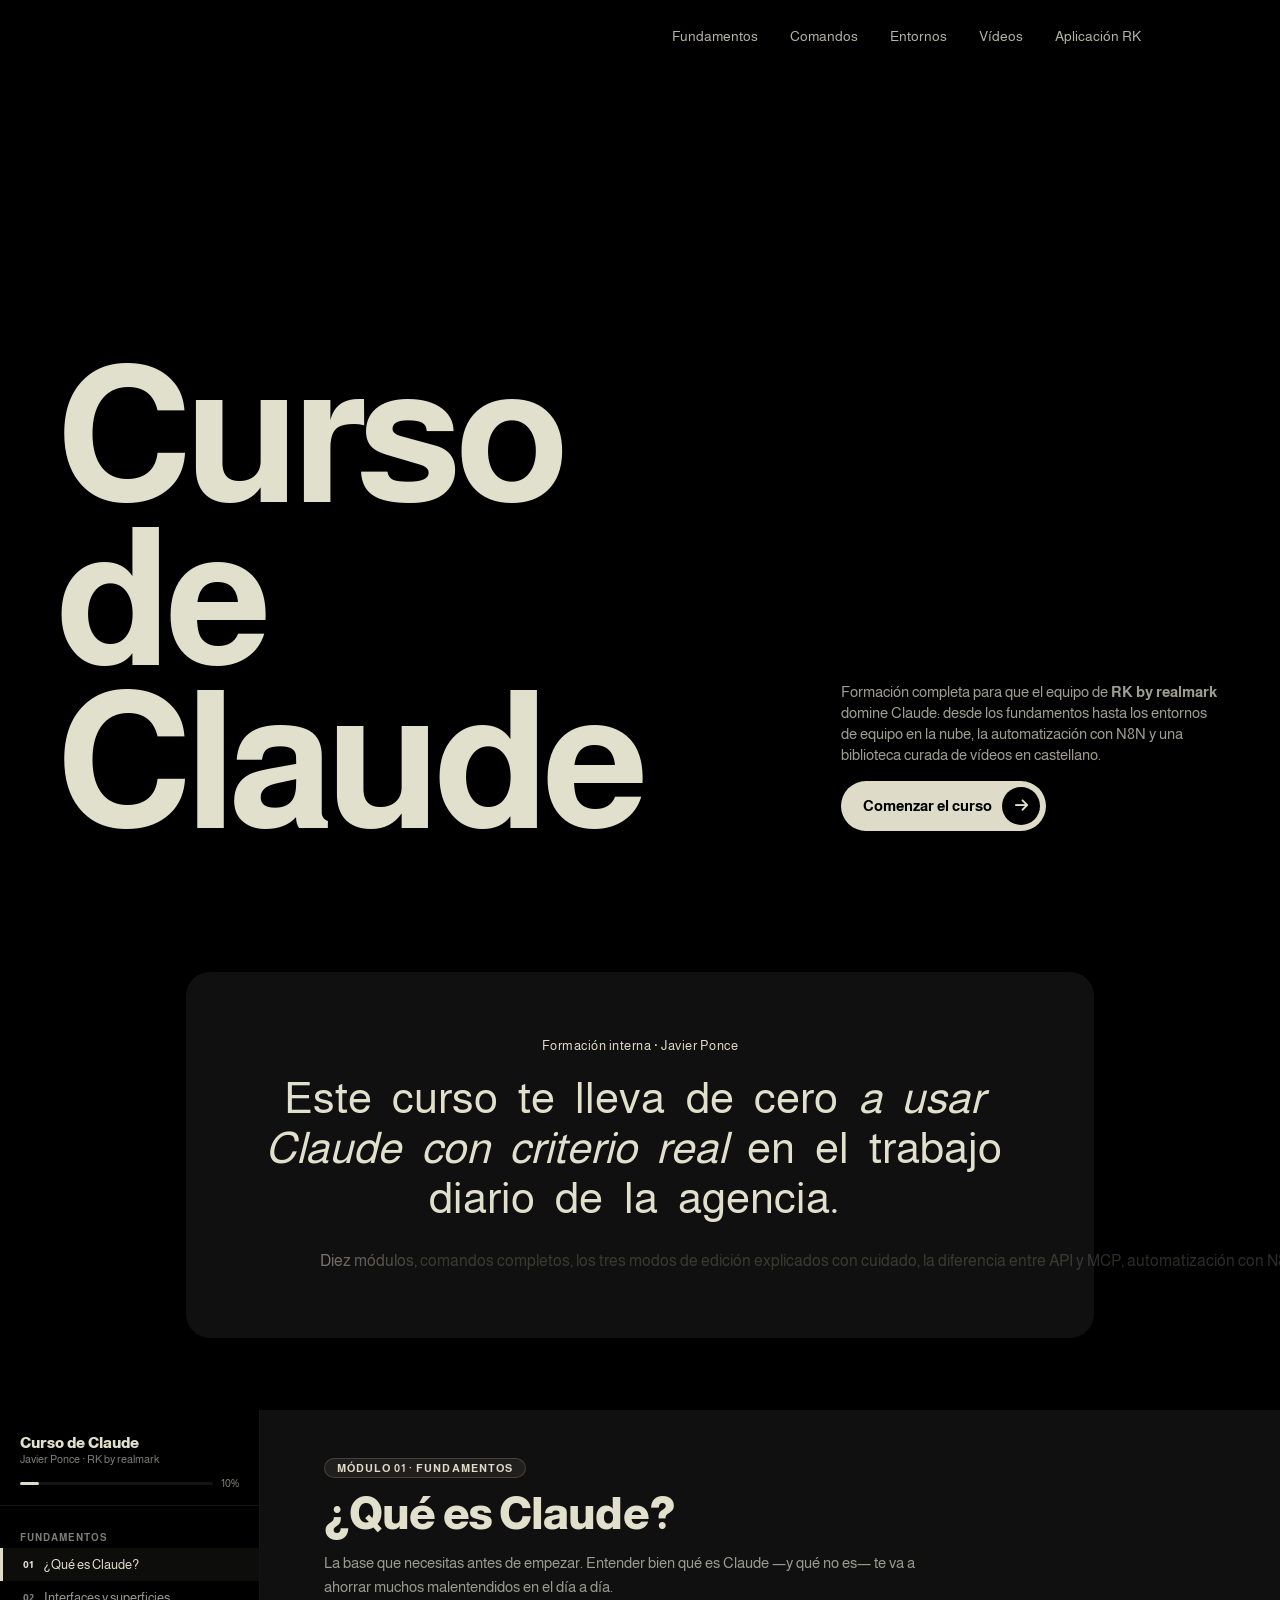
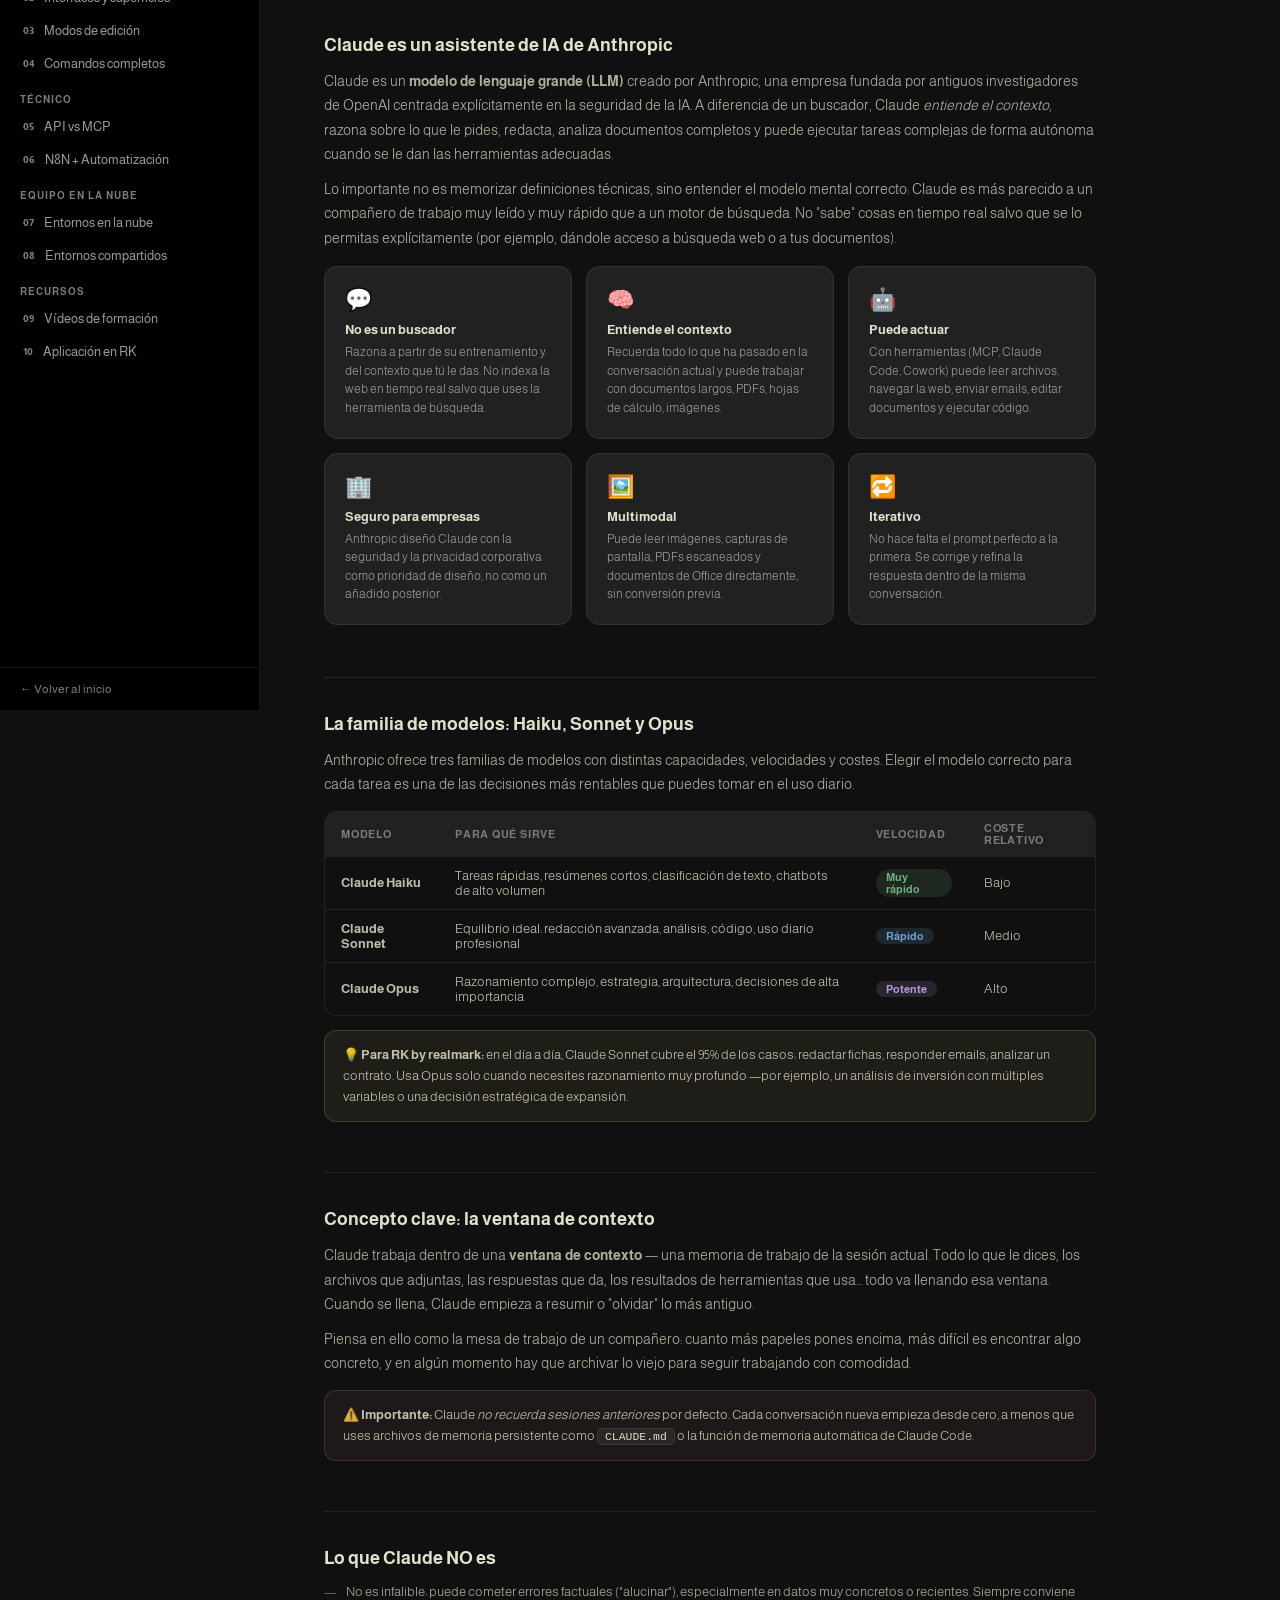
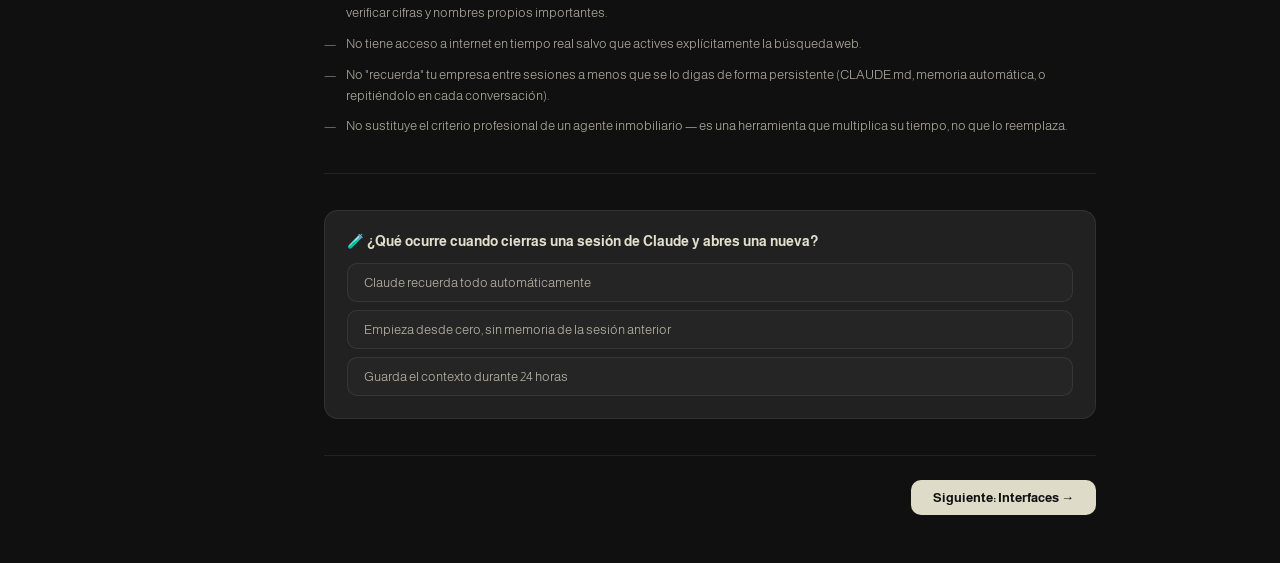
<file: index.html>
<!DOCTYPE html>
<html lang="es">
<head>
<meta charset="UTF-8">
<meta name="viewport" content="width=device-width, initial-scale=1.0">
<title>Curso de Claude · Javier Ponce — RK by realmark</title>
<meta name="description" content="Curso completo de Claude para el equipo de RK by realmark: fundamentos, comandos, entornos en la nube, automatización y recursos en vídeo.">

<link rel="preconnect" href="https://fonts.googleapis.com">
<link rel="preconnect" href="https://fonts.gstatic.com" crossorigin>
<link href="https://fonts.googleapis.com/css2?family=Almarai:wght@300;400;700;800&family=Instrument+Serif:ital@1&display=swap" rel="stylesheet">
<link rel="stylesheet" href="https://cdnjs.cloudflare.com/ajax/libs/font-awesome/6.5.2/css/all.min.css"
  integrity="sha512-SnH5WK+bZxgPHs44uWIX+LLJAJ9/2PkPKZ5QiAj6Ta86w+fsb2TkcmfRyVX3pBnMFcV7oQPJkl9QevSCWr3W6A=="
  crossorigin="anonymous" referrerpolicy="no-referrer">
<link rel="stylesheet" href="styles.css">
</head>
<body>

<!-- ═══════════════════════════ HERO ═══════════════════════════ -->
<section class="hero-section" id="heroPage">
  <div class="hero-frame">
    <video class="hero-video" autoplay loop muted playsinline>
      <source src="https://d8j0ntlcm91z4.cloudfront.net/user_38xzZboKViGWJOttwIXH07lWA1P/hf_20260405_170732_8a9ccda6-5cff-4628-b164-059c500a2b41.mp4" type="video/mp4">
    </video>
    <div class="noise-overlay"></div>
    <div class="hero-gradient"></div>

    <!-- Navbar pill -->
    <nav class="navbar-pill anim-drop" style="--d:0.1s">
      <a href="#" class="nav-item" onclick="jumpToModule(0)">Fundamentos</a>
      <a href="#" class="nav-item" onclick="jumpToModule(3)">Comandos</a>
      <a href="#" class="nav-item" onclick="jumpToModule(6)">Entornos</a>
      <a href="#" class="nav-item" onclick="jumpToModule(8)">Vídeos</a>
      <a href="#" class="nav-item" onclick="jumpToModule(9)">Aplicación RK</a>
    </nav>

    <!-- Hero content -->
    <div class="hero-content">
      <div class="hero-grid">
        <h1 class="hero-title" id="pullTitle" data-asterisk="true">Curso de Claude</h1>
        <div class="hero-side">
          <p class="hero-desc anim-up" style="--d:0.5s">
            Formación completa para que el equipo de <strong>RK by realmark</strong> domine Claude: desde los fundamentos hasta los entornos de equipo en la nube, la automatización con N8N y una biblioteca curada de vídeos en castellano.
          </p>
          <button class="cta-pill anim-up" style="--d:0.7s" onclick="scrollToCourse()">
            <span>Comenzar el curso</span>
            <span class="cta-circle"><i class="fa-solid fa-arrow-right"></i></span>
          </button>
        </div>
      </div>
    </div>
  </div>
</section>

<!-- ═══════════════════════════ ABOUT / INTRO ═══════════════════════════ -->
<section class="about-section">
  <div class="about-card">
    <span class="about-label">Formación interna · Javier Ponce</span>
    <h2 class="about-heading" id="aboutHeading">
      <span class="seg" data-style="normal">Este curso te lleva de cero</span>
      <span class="seg" data-style="serif">a usar Claude con criterio real</span>
      <span class="seg" data-style="normal">en el trabajo diario de la agencia.</span>
    </h2>
    <p class="about-body" id="scrollText">Diez módulos, comandos completos, los tres modos de edición explicados con cuidado, la diferencia entre API y MCP, automatización con N8N, todo lo que necesitas saber sobre entornos en la nube para trabajar en equipo, y una biblioteca de diecisiete vídeos en castellano organizados por nivel.</p>
  </div>
</section>

<!-- ═══════════════════════════ COURSE ═══════════════════════════ -->
<section class="course-page" id="coursePage">
  <div class="course-layout">

    <aside class="sidebar">
      <div class="sidebar-header">
        <span class="sidebar-logo">Curso de Claude</span>
        <span class="sidebar-sub">Javier Ponce · RK by realmark</span>
        <div class="progress-wrap">
          <div class="progress-bar"><div class="progress-fill" id="progressFill"></div></div>
          <span class="progress-label" id="progressLabel">0%</span>
        </div>
      </div>
      <nav class="module-nav-list">
        <div class="nav-group-label">Fundamentos</div>
        <button class="mod-nav active" onclick="gotoModule(0)"><span class="mod-num">01</span>¿Qué es Claude?</button>
        <button class="mod-nav" onclick="gotoModule(1)"><span class="mod-num">02</span>Interfaces y superficies</button>
        <button class="mod-nav" onclick="gotoModule(2)"><span class="mod-num">03</span>Modos de edición</button>
        <button class="mod-nav" onclick="gotoModule(3)"><span class="mod-num">04</span>Comandos completos</button>
        <div class="nav-group-label">Técnico</div>
        <button class="mod-nav" onclick="gotoModule(4)"><span class="mod-num">05</span>API vs MCP</button>
        <button class="mod-nav" onclick="gotoModule(5)"><span class="mod-num">06</span>N8N + Automatización</button>
        <div class="nav-group-label">Equipo en la Nube</div>
        <button class="mod-nav" onclick="gotoModule(6)"><span class="mod-num">07</span>Entornos en la nube</button>
        <button class="mod-nav" onclick="gotoModule(7)"><span class="mod-num">08</span>Entornos compartidos</button>
        <div class="nav-group-label">Recursos</div>
        <button class="mod-nav" onclick="gotoModule(8)"><span class="mod-num">09</span>Vídeos de formación</button>
        <button class="mod-nav" onclick="gotoModule(9)"><span class="mod-num">10</span>Aplicación en RK</button>
      </nav>
      <button class="back-hero" onclick="scrollToHero()">← Volver al inicio</button>
    </aside>

    <div class="module-content" id="moduleContent">

      <!-- ═══ MÓDULO 0 ═══ -->
      <section class="module-section active" id="mod0">
        <div class="mod-header">
          <span class="mod-tag">Módulo 01 · Fundamentos</span>
          <h2 class="mod-title">¿Qué es Claude?</h2>
          <p class="mod-intro">La base que necesitas antes de empezar. Entender bien qué es Claude —y qué no es— te va a ahorrar muchos malentendidos en el día a día.</p>
        </div>

        <div class="content-block">
          <h3>Claude es un asistente de IA de Anthropic</h3>
          <p>Claude es un <strong>modelo de lenguaje grande (LLM)</strong> creado por Anthropic, una empresa fundada por antiguos investigadores de OpenAI centrada explícitamente en la seguridad de la IA. A diferencia de un buscador, Claude <em>entiende el contexto</em>, razona sobre lo que le pides, redacta, analiza documentos completos y puede ejecutar tareas complejas de forma autónoma cuando se le dan las herramientas adecuadas.</p>
          <p>Lo importante no es memorizar definiciones técnicas, sino entender el modelo mental correcto: Claude es más parecido a un compañero de trabajo muy leído y muy rápido que a un motor de búsqueda. No "sabe" cosas en tiempo real salvo que se lo permitas explícitamente (por ejemplo, dándole acceso a búsqueda web o a tus documentos).</p>

          <div class="card-row three">
            <div class="info-card"><div class="card-ico">💬</div><h4>No es un buscador</h4><p>Razona a partir de su entrenamiento y del contexto que tú le das. No indexa la web en tiempo real salvo que uses la herramienta de búsqueda.</p></div>
            <div class="info-card"><div class="card-ico">🧠</div><h4>Entiende el contexto</h4><p>Recuerda todo lo que ha pasado en la conversación actual y puede trabajar con documentos largos, PDFs, hojas de cálculo, imágenes.</p></div>
            <div class="info-card"><div class="card-ico">🤖</div><h4>Puede actuar</h4><p>Con herramientas (MCP, Claude Code, Cowork) puede leer archivos, navegar la web, enviar emails, editar documentos y ejecutar código.</p></div>
            <div class="info-card"><div class="card-ico">🏢</div><h4>Seguro para empresas</h4><p>Anthropic diseñó Claude con la seguridad y la privacidad corporativa como prioridad de diseño, no como un añadido posterior.</p></div>
            <div class="info-card"><div class="card-ico">🖼️</div><h4>Multimodal</h4><p>Puede leer imágenes, capturas de pantalla, PDFs escaneados y documentos de Office directamente, sin conversión previa.</p></div>
            <div class="info-card"><div class="card-ico">🔁</div><h4>Iterativo</h4><p>No hace falta el prompt perfecto a la primera. Se corrige y refina la respuesta dentro de la misma conversación.</p></div>
          </div>
        </div>

        <div class="content-block">
          <h3>La familia de modelos: Haiku, Sonnet y Opus</h3>
          <p>Anthropic ofrece tres familias de modelos con distintas capacidades, velocidades y costes. Elegir el modelo correcto para cada tarea es una de las decisiones más rentables que puedes tomar en el uso diario.</p>
          <div class="table-wrap">
            <table>
              <thead><tr><th>Modelo</th><th>Para qué sirve</th><th>Velocidad</th><th>Coste relativo</th></tr></thead>
              <tbody>
                <tr><td><strong>Claude Haiku</strong></td><td>Tareas rápidas, resúmenes cortos, clasificación de texto, chatbots de alto volumen</td><td><span class="badge green">Muy rápido</span></td><td>Bajo</td></tr>
                <tr><td><strong>Claude Sonnet</strong></td><td>Equilibrio ideal: redacción avanzada, análisis, código, uso diario profesional</td><td><span class="badge blue">Rápido</span></td><td>Medio</td></tr>
                <tr><td><strong>Claude Opus</strong></td><td>Razonamiento complejo, estrategia, arquitectura, decisiones de alta importancia</td><td><span class="badge purple">Potente</span></td><td>Alto</td></tr>
              </tbody>
            </table>
          </div>
          <div class="callout amber">💡 <strong>Para RK by realmark:</strong> en el día a día, Claude Sonnet cubre el 95% de los casos: redactar fichas, responder emails, analizar un contrato. Usa Opus solo cuando necesites razonamiento muy profundo —por ejemplo, un análisis de inversión con múltiples variables o una decisión estratégica de expansión.</div>
        </div>

        <div class="content-block">
          <h3>Concepto clave: la ventana de contexto</h3>
          <p>Claude trabaja dentro de una <strong>ventana de contexto</strong> — una memoria de trabajo de la sesión actual. Todo lo que le dices, los archivos que adjuntas, las respuestas que da, los resultados de herramientas que usa... todo va llenando esa ventana. Cuando se llena, Claude empieza a resumir o "olvidar" lo más antiguo.</p>
          <p>Piensa en ello como la mesa de trabajo de un compañero: cuanto más papeles pones encima, más difícil es encontrar algo concreto, y en algún momento hay que archivar lo viejo para seguir trabajando con comodidad.</p>
          <div class="callout red">⚠️ <strong>Importante:</strong> Claude <em>no recuerda sesiones anteriores</em> por defecto. Cada conversación nueva empieza desde cero, a menos que uses archivos de memoria persistente como <code>CLAUDE.md</code> o la función de memoria automática de Claude Code.</div>
        </div>

        <div class="content-block">
          <h3>Lo que Claude NO es</h3>
          <ul class="checklist-neg">
            <li>No es infalible: puede cometer errores factuales ("alucinar"), especialmente en datos muy concretos o recientes. Siempre conviene verificar cifras y nombres propios importantes.</li>
            <li>No tiene acceso a internet en tiempo real salvo que actives explícitamente la búsqueda web.</li>
            <li>No "recuerda" tu empresa entre sesiones a menos que se lo digas de forma persistente (CLAUDE.md, memoria automática, o repitiéndolo en cada conversación).</li>
            <li>No sustituye el criterio profesional de un agente inmobiliario — es una herramienta que multiplica su tiempo, no que lo reemplaza.</li>
          </ul>
        </div>

        <div class="quiz-block" id="q0">
          <div class="quiz-q">🧪 ¿Qué ocurre cuando cierras una sesión de Claude y abres una nueva?</div>
          <div class="quiz-opts">
            <button class="qopt" onclick="doQuiz('q0',this,'wrong')">Claude recuerda todo automáticamente</button>
            <button class="qopt" onclick="doQuiz('q0',this,'correct')">Empieza desde cero, sin memoria de la sesión anterior</button>
            <button class="qopt" onclick="doQuiz('q0',this,'wrong')">Guarda el contexto durante 24 horas</button>
          </div>
          <div class="quiz-fb" id="q0-fb"></div>
        </div>

        <div class="mod-footer-nav"><div></div><button class="btn-next" onclick="gotoModule(1)">Siguiente: Interfaces →</button></div>
      </section>

      <!-- ═══ MÓDULO 1 ═══ -->
      <section class="module-section" id="mod1">
        <div class="mod-header">
          <span class="mod-tag">Módulo 02 · Fundamentos</span>
          <h2 class="mod-title">Interfaces y superficies</h2>
          <p class="mod-intro">Claude no es solo una web. Tiene múltiples formas de acceso, cada una pensada para un tipo de trabajo distinto.</p>
        </div>

        <div class="content-block">
          <h3>Las superficies principales</h3>
          <div class="card-row three">
            <div class="info-card"><div class="card-ico">🌐</div><h4>Claude.ai (web)</h4><p>El chat de siempre. Para tareas del día a día: redacción, análisis, preguntas. La más accesible para todo el equipo.</p></div>
            <div class="info-card"><div class="card-ico">💻</div><h4>App de escritorio</h4><p>Cowork integrado. Sesiones en paralelo, revisión visual de cambios y tareas programadas. La más potente para oficina.</p></div>
            <div class="info-card"><div class="card-ico">📱</div><h4>App móvil</h4><p>iOS y Android. Lanza tareas en la nube y revísalas desde el móvil mientras estás en una visita.</p></div>
            <div class="info-card"><div class="card-ico">⌨️</div><h4>Claude Code (CLI)</h4><p>Terminal para tareas técnicas. Máxima autonomía: lee código, edita archivos, ejecuta comandos del sistema.</p></div>
            <div class="info-card"><div class="card-ico">🔌</div><h4>API / MCP</h4><p>Para integraciones programáticas. Conecta Claude a tus propias apps, CRM, portales inmobiliarios, bases de datos.</p></div>
            <div class="info-card"><div class="card-ico">💬</div><h4>Claude Tag (Slack)</h4><p>Menciona <code>@Claude</code> en Slack y obtén respuestas directamente en el canal del equipo, sin salir del chat.</p></div>
            <div class="info-card"><div class="card-ico">🧩</div><h4>Extensiones IDE</h4><p>VS Code, Cursor, JetBrains. Pensado para programadores que quieren a Claude dentro de su editor de código.</p></div>
            <div class="info-card"><div class="card-ico">🌍</div><h4>claude.ai/code</h4><p>Ejecuta tareas de código directamente en el navegador, sin instalar nada, usando entornos en la nube.</p></div>
            <div class="info-card"><div class="card-ico">🎮</div><h4>Remote Control</h4><p>Controla una sesión que corre en tu propio ordenador desde el móvil o el navegador, sin perder el contexto local.</p></div>
          </div>
        </div>

        <div class="content-block">
          <h3>¿Qué superficie para cada caso en RK?</h3>
          <div class="table-wrap">
            <table>
              <thead><tr><th>Situación</th><th>Superficie recomendada</th></tr></thead>
              <tbody>
                <tr><td>Redactar descripción de un inmueble</td><td><span class="badge green">Claude.ai web o app escritorio</span></td></tr>
                <tr><td>Revisar y responder emails de clientes</td><td><span class="badge green">Cowork + Gmail MCP</span></td></tr>
                <tr><td>Tarea larga que revisarás más tarde</td><td><span class="badge blue">Sesión en la nube (claude.ai/code)</span></td></tr>
                <tr><td>Automatizar flujos de captación</td><td><span class="badge purple">API + N8N</span></td></tr>
                <tr><td>Consulta rápida desde una visita a un inmueble</td><td><span class="badge amber">App móvil</span></td></tr>
                <tr><td>Preguntar algo al equipo sin salir de Slack</td><td><span class="badge blue">Claude Tag</span></td></tr>
                <tr><td>Construir una web o landing con código</td><td><span class="badge purple">Claude Code / Cowork</span></td></tr>
              </tbody>
            </table>
          </div>
          <div class="callout green">🏡 <strong>Tip para la agencia:</strong> la app de escritorio con Cowork es la más potente para el trabajo diario de oficina. Permite tener varias sesiones abiertas a la vez — una redactando fichas, otra analizando el mercado, otra gestionando emails — todo en paralelo.</div>
        </div>

        <div class="mod-footer-nav"><button class="btn-prev" onclick="gotoModule(0)">← Anterior</button><button class="btn-next" onclick="gotoModule(2)">Siguiente: Modos de edición →</button></div>
      </section>

      <!-- ═══ MÓDULO 2 ═══ -->
      <section class="module-section" id="mod2">
        <div class="mod-header">
          <span class="mod-tag">Módulo 03 · Fundamentos</span>
          <h2 class="mod-title">Modos de edición en Claude Code</h2>
          <p class="mod-intro">Uno de los conceptos más importantes del curso: cómo controlar cuánta autonomía tiene Claude cuando trabaja con tus archivos y tu sistema.</p>
        </div>

        <div class="content-block">
          <h3>Cambiar entre modos: <code>Shift + Tab</code></h3>
          <p>En Claude Code puedes ciclar entre cuatro modos pulsando <code>Shift + Tab</code>. Cada modo define cuánto puede hacer Claude sin pedirte permiso explícito. Elegir el modo correcto es una decisión de seguridad, no solo de comodidad.</p>

          <div class="modes-grid">
            <div class="mode-card manual"><div class="mode-label">Manual</div><div class="mode-desc">Pregunta antes de <strong>cada</strong> edición de archivo y <strong>cada</strong> comando de terminal. El modo más seguro y el más lento.</div><div class="mode-when">✓ Para aprender, o en proyectos críticos donde cada cambio importa</div></div>
            <div class="mode-card accept"><div class="mode-label">Accept edits</div><div class="mode-desc">Edita archivos y ejecuta comandos básicos del sistema (mkdir, mv) sin preguntar. Sigue pidiendo permiso para acciones más avanzadas.</div><div class="mode-when">✓ Uso diario habitual. ⚠️ Ojo con los botones de la barra inferior de la caja de texto</div></div>
            <div class="mode-card plan"><div class="mode-label">Plan</div><div class="mode-desc">Solo explora y analiza el proyecto, y propone un plan de acción. <strong>No toca absolutamente nada.</strong></div><div class="mode-when">✓ Antes de hacer cambios grandes: entender primero, actuar después</div></div>
            <div class="mode-card auto"><div class="mode-label">Auto</div><div class="mode-desc">Evalúa todas las acciones con comprobaciones de seguridad automáticas en segundo plano. Máxima autonomía.</div><div class="mode-when">✓ Tareas largas en las que confías plenamente en el criterio de Claude</div></div>
          </div>

          <div class="callout red">⚠️ <strong>Aviso importante del curso (Javier Ponce):</strong> En el modo <em>Accept edits</em> y especialmente al usar <code>/loop</code>, los botones de aceptar cambios aparecen en la <strong>parte inferior de la caja de texto</strong>. Es muy fácil aceptar sin darte cuenta si estás escribiendo rápido. Revisa siempre el contenido antes de hacer clic, sobre todo en sesiones largas y automatizadas.</div>
        </div>

        <div class="content-block">
          <h3>Checkpoints: tu red de seguridad</h3>
          <p>Antes de que Claude edite un archivo, hace automáticamente una copia del contenido anterior. Si algo sale mal, puedes pulsar <code>Esc</code> dos veces para deshacer el cambio, o simplemente pedirle a Claude que lo revierta.</p>
          <div class="callout blue">💡 Los checkpoints son independientes de git y funcionan incluso si reanudas la conversación más tarde. Ojo: solo cubren cambios de archivos — acciones con efectos externos (bases de datos, publicaciones en un portal, envío de emails) no se pueden deshacer así, por eso Claude siempre pide confirmación antes de ese tipo de acciones.</div>
        </div>

        <div class="quiz-block" id="q2">
          <div class="quiz-q">🧪 Quieres que Claude analice el código y te proponga un plan antes de tocar nada. ¿Qué modo usas?</div>
          <div class="quiz-opts">
            <button class="qopt" onclick="doQuiz('q2',this,'wrong')">Auto</button>
            <button class="qopt" onclick="doQuiz('q2',this,'correct')">Plan</button>
            <button class="qopt" onclick="doQuiz('q2',this,'wrong')">Accept edits</button>
          </div>
          <div class="quiz-fb" id="q2-fb"></div>
        </div>

        <div class="mod-footer-nav"><button class="btn-prev" onclick="gotoModule(1)">← Anterior</button><button class="btn-next" onclick="gotoModule(3)">Siguiente: Comandos completos →</button></div>
      </section>

      <!-- ═══ MÓDULO 3 ═══ -->
      <section class="module-section" id="mod3">
        <div class="mod-header">
          <span class="mod-tag">Módulo 04 · Fundamentos</span>
          <h2 class="mod-title">Comandos completos</h2>
          <p class="mod-intro">Referencia ampliada de slash commands, comandos de terminal y herramientas externas vistas en el curso.</p>
        </div>

        <div class="content-block">
          <h3>Comandos de control de sesión y contexto</h3>
          <div class="cmd-grid">
            <div class="cmd-card"><div class="cmd-name">/compact</div><p>Comprime el historial para liberar espacio en la ventana de contexto. Puede llevar un foco:</p><code class="inline-code">/compact focus on los cambios de API</code></div>
            <div class="cmd-card"><div class="cmd-name">/context</div><p>Muestra qué está ocupando espacio en el contexto ahora mismo. Úsalo antes de /compact para saber si hace falta.</p></div>
            <div class="cmd-card"><div class="cmd-name">/clear</div><p>Limpia toda la conversación y empieza de cero, sin cerrar la sesión ni perder la configuración del proyecto.</p></div>
            <div class="cmd-card"><div class="cmd-name">/model</div><p>Cambia entre Haiku, Sonnet y Opus durante la sesión, sin cerrar ni reabrir nada.</p></div>
          </div>
        </div>

        <div class="content-block">
          <h3>Comandos de automatización y objetivos</h3>
          <div class="cmd-grid">
            <div class="cmd-card"><div class="cmd-name">/loop</div><p>Modo de iteración continua. Claude repite una tarea en ciclos hasta cumplir una condición. <strong>⚠️ Ojo con los botones de aceptación en la barra inferior.</strong></p></div>
            <div class="cmd-card"><div class="cmd-name">/goal</div><p>Define un objetivo persistente que Claude persigue durante toda la sesión, reevaluando su progreso en cada paso.</p></div>
            <div class="cmd-card"><div class="cmd-name">/schedule</div><p>Crea una tarea programada (rutina) que se ejecuta en la nube de forma recurrente, aunque tu ordenador esté apagado.</p></div>
            <div class="cmd-card"><div class="cmd-name">/remote-env</div><p>Elige el entorno en la nube por defecto para las sesiones que lances desde el terminal.</p></div>
          </div>
        </div>

        <div class="content-block">
          <h3>Comandos de configuración y proyecto</h3>
          <div class="cmd-grid">
            <div class="cmd-card"><div class="cmd-name">/init</div><p>Crea un <code>CLAUDE.md</code> para el proyecto con instrucciones persistentes que todo el equipo comparte.</p></div>
            <div class="cmd-card"><div class="cmd-name">/doctor</div><p>Diagnostica problemas de instalación o configuración y ofrece arreglarlos automáticamente.</p></div>
            <div class="cmd-card"><div class="cmd-name">/permissions</div><p>Gestiona qué comandos y acciones tiene Claude permitido ejecutar sin preguntar.</p></div>
            <div class="cmd-card"><div class="cmd-name">/mcp</div><p>Muestra los servidores MCP conectados y cuánto contexto consume cada uno.</p></div>
            <div class="cmd-card"><div class="cmd-name">/agents</div><p>Gestiona subagentes especializados que Claude puede invocar para tareas concretas dentro de la misma sesión.</p></div>
            <div class="cmd-card"><div class="cmd-name">/hooks</div><p>Configura scripts que se ejecutan automáticamente antes o después de una acción de Claude (por ejemplo, formatear código tras cada edición).</p></div>
            <div class="cmd-card"><div class="cmd-name">/cost</div><p>Muestra el consumo estimado de la sesión actual en tokens y coste aproximado.</p></div>
            <div class="cmd-card"><div class="cmd-name">/bug</div><p>Reporta un problema directamente a Anthropic desde la propia sesión de Claude Code.</p></div>
            <div class="cmd-card"><div class="cmd-name">/desktop</div><p>Continúa tu sesión de terminal en la app de escritorio, para revisar los cambios de forma visual.</p></div>
            <div class="cmd-card"><div class="cmd-name">/branch</div><p>Crea una copia (fork) de la sesión actual con un nuevo ID, dejando la original intacta.</p></div>
          </div>
        </div>

        <div class="content-block">
          <h3>Comandos de terminal (fuera de la sesión)</h3>
          <div class="table-wrap">
            <table>
              <thead><tr><th>Comando</th><th>Qué hace</th></tr></thead>
              <tbody>
                <tr><td><code>claude</code></td><td>Inicia una sesión de Claude Code en la carpeta actual</td></tr>
                <tr><td><code>claude --cloud</code></td><td>Lanza la sesión directamente en un entorno en la nube en lugar de en tu máquina</td></tr>
                <tr><td><code>claude --continue</code></td><td>Reabre la última sesión y sigue añadiendo mensajes con el mismo ID</td></tr>
                <tr><td><code>claude --resume</code></td><td>Abre un selector para elegir qué sesión anterior continuar</td></tr>
                <tr><td><code>claude --model &lt;nombre&gt;</code></td><td>Arranca la sesión usando un modelo específico (Haiku, Sonnet, Opus)</td></tr>
                <tr><td><code>claude --permission-mode &lt;modo&gt;</code></td><td>Arranca directamente en el modo de edición que elijas (manual, plan, etc.)</td></tr>
                <tr><td><code>claude -p "instrucción"</code></td><td>Ejecuta una instrucción puntual sin abrir modo conversación interactivo. Ideal para scripts y pipes</td></tr>
                <tr><td><code>claude mcp add --scope project</code></td><td>Añade un servidor MCP al proyecto, compartido con todo el equipo vía git</td></tr>
                <tr><td><code>claude --teleport</code></td><td>Trae al terminal una sesión que empezaste en la web o el móvil</td></tr>
              </tbody>
            </table>
          </div>
          <div class="callout blue">💡 <strong>Tip de productividad:</strong> puedes encadenar Claude con otros comandos de Unix. Por ejemplo: <code>git diff main --name-only | claude -p "revisa estos archivos y busca problemas"</code></div>
        </div>

        <div class="content-block">
          <h3>Herramientas externas vistas en el curso</h3>
          <div class="tool-list">
            <div class="tool-item"><span class="tool-icon">🌐</span><div><strong>motionsites.com</strong><p>Plantillas de web para usar directamente con Claude. Ideal para landing pages de inmuebles o microsites de campaña.</p></div></div>
            <div class="tool-item"><span class="tool-icon">🚀</span><div><strong>vercel.app</strong><p>Plataforma para publicar webs generadas por Claude en minutos. Conecta tu repositorio de GitHub y despliega automáticamente con cada cambio.</p></div></div>
            <div class="tool-item"><span class="tool-icon">⚙️</span><div><strong>n8n.io</strong><p>Automatización de flujos con IA. Conecta Claude a tu CRM, email, portales y más, sin necesidad de código.</p></div></div>
            <div class="tool-item"><span class="tool-icon">🛍️</span><div><strong>Skill Marketplace</strong><p>El marketplace de skills para ampliar las capacidades de Claude en Cowork. Instala skills específicas para tu sector.</p></div></div>
            <div class="tool-item"><span class="tool-icon">🐙</span><div><strong>GitHub</strong><p>Donde vive el código de tus proyectos. Vercel se conecta a un repositorio de GitHub y despliega cada vez que haces un push.</p></div></div>
          </div>
        </div>

        <div class="mod-footer-nav"><button class="btn-prev" onclick="gotoModule(2)">← Anterior</button><button class="btn-next" onclick="gotoModule(4)">Siguiente: API vs MCP →</button></div>
      </section>

      <!-- ═══ MÓDULO 4 ═══ -->
      <section class="module-section" id="mod4">
        <div class="mod-header">
          <span class="mod-tag">Módulo 05 · Técnico</span>
          <h2 class="mod-title">API vs MCP: la diferencia clave</h2>
          <p class="mod-intro">Entender esta diferencia te ayudará a saber qué herramienta usar en cada situación, y a hablar con criterio con cualquier desarrollador que os ayude.</p>
        </div>

        <div class="content-block">
          <div class="compare-row big">
            <div class="compare-box">
              <div class="compare-head">API — Application Programming Interface</div>
              <p>Un <strong>contrato de comunicación</strong> entre dos sistemas. Se definen endpoints, métodos, parámetros y formatos de respuesta. Tú —o tu código— la llamas explícitamente, sabiendo de antemano qué vas a recibir.</p>
              <div class="analogy-box">🍕 <strong>Analogía:</strong> llamar por teléfono a un restaurante. Marcas el número, pides siguiendo su menú, y ellos te dan exactamente eso. Tienes que saber el número y el menú.</div>
              <ul class="feature-list">
                <li>¿Quién la llama? <strong>Tu código, explícitamente</strong></li>
                <li>¿Quién sabe usarla? <strong>El desarrollador</strong></li>
                <li>Estándar: <strong>cada servicio tiene el suyo</strong></li>
                <li>Uso típico: <strong>integración entre sistemas</strong></li>
              </ul>
            </div>
            <div class="compare-box highlight">
              <div class="compare-head">MCP — Model Context Protocol</div>
              <p>Un <strong>protocolo estándar de Anthropic</strong> que permite a Claude conectarse a herramientas externas y usarlas por sí solo, sin que tengas que indicarle paso a paso cómo hacerlo.</p>
              <div class="analogy-box">🏙️ <strong>Analogía:</strong> un asistente que ya conoce todos los restaurantes de la ciudad y va a buscar lo que necesitas sin que le expliques nada. Tú dices "tengo hambre de pizza" y él sabe a dónde ir.</div>
              <ul class="feature-list">
                <li>¿Quién la llama? <strong>Claude, de forma autónoma</strong></li>
                <li>¿Quién sabe usarla? <strong>Claude la descubre sola</strong></li>
                <li>Estándar: <strong>protocolo universal</strong></li>
                <li>Uso típico: <strong>dar "superpoderes" a Claude</strong></li>
              </ul>
            </div>
          </div>
          <div class="callout blue">🔗 <strong>Relación entre ambas:</strong> un servidor MCP por debajo usa APIs. El MCP de Vercel, por ejemplo, llama internamente a la API REST de Vercel — pero Claude no necesita saber nada de eso. El MCP es la capa que traduce las capacidades de una API al lenguaje que Claude entiende.</div>
        </div>

        <div class="content-block">
          <h3>MCPs útiles para una agencia inmobiliaria</h3>
          <div class="table-wrap">
            <table>
              <thead><tr><th>MCP</th><th>Para qué</th></tr></thead>
              <tbody>
                <tr><td>Gmail / Google Calendar</td><td>Leer y responder emails, gestionar citas con clientes</td></tr>
                <tr><td>Google Drive</td><td>Buscar y editar documentos y hojas de cálculo compartidas</td></tr>
                <tr><td>Vercel</td><td>Publicar y gestionar webs y landing pages generadas con Claude</td></tr>
                <tr><td>Slack</td><td>Comunicación interna del equipo, alertas y consultas rápidas</td></tr>
                <tr><td>Conectores personalizados (N8N)</td><td>CRM inmobiliario, portales de publicación, WhatsApp Business</td></tr>
              </tbody>
            </table>
          </div>
        </div>

        <div class="mod-footer-nav"><button class="btn-prev" onclick="gotoModule(3)">← Anterior</button><button class="btn-next" onclick="gotoModule(5)">Siguiente: N8N →</button></div>
      </section>

      <!-- ═══ MÓDULO 5 ═══ -->
      <section class="module-section" id="mod5">
        <div class="mod-header">
          <span class="mod-tag">Módulo 06 · Técnico</span>
          <h2 class="mod-title">N8N + Automatización con Claude</h2>
          <p class="mod-intro">N8N es la plataforma que convierte a Claude en el motor de tus automatizaciones de negocio, sin necesidad de programar.</p>
        </div>

        <div class="content-block">
          <h3>¿Qué es N8N?</h3>
          <p>N8N es una <strong>plataforma de automatización de flujos de trabajo visual</strong> — similar a Zapier o Make, pero más potente y con la opción de alojarla tú mismo. Conectas aplicaciones entre sí con un editor visual de nodos, sin apenas código.</p>
          <p>Tiene integración nativa con Claude, lo que significa que puedes meter razonamiento de IA en medio de cualquier automatización: clasificar, redactar, decidir, resumir — todo dentro del flujo.</p>

          <div class="flow-diagram">
            <div class="flow-node trigger">DISPARADOR</div><div class="flow-arrow">→</div>
            <div class="flow-node action">ACCIÓN 1</div><div class="flow-arrow">→</div>
            <div class="flow-node claude">CLAUDE (IA)</div><div class="flow-arrow">→</div>
            <div class="flow-node result">RESULTADO</div>
          </div>
          <p class="flow-example">Ejemplo: nuevo email en Gmail → Claude lo analiza → respuesta automática en Slack</p>
        </div>

        <div class="content-block">
          <h3>Casos de uso para RK by realmark</h3>
          <div class="usecase-grid">
            <div class="usecase-card"><div class="usecase-cat">🎯 Captación y leads</div><ul><li>Formulario web → Claude clasifica el lead (comprador, vendedor, inversor) → CRM</li><li>Scraping de portales → Claude puntúa propiedades según criterios de clientes</li></ul></div>
            <div class="usecase-card"><div class="usecase-cat">📧 Comunicación</div><ul><li>Email de cliente → Claude redacta respuesta personalizada → tú revisas y apruebas</li><li>WhatsApp Business → Claude responde consultas básicas fuera de horario</li></ul></div>
            <div class="usecase-card"><div class="usecase-cat">📝 Contenido</div><ul><li>Nueva propiedad en CRM → Claude genera descripción → publicación automática en portales</li><li>Ficha de inmueble → Claude crea variaciones para redes sociales</li></ul></div>
            <div class="usecase-card"><div class="usecase-cat">⚙️ Operaciones</div><ul><li>Reunión grabada → transcripción → Claude extrae próximos pasos → Asana/Notion</li><li>Cambio en un portal → Claude analiza y alerta al equipo por Slack</li></ul></div>
          </div>
          <div class="callout green">🚀 <strong>Por dónde empezar:</strong> n8n.io tiene versión cloud gratuita. El primer flujo útil: <em>email de contacto → Claude clasifica → notificación al agente</em>. En 30 minutos lo tienes montado.</div>
        </div>

        <div class="mod-footer-nav"><button class="btn-prev" onclick="gotoModule(4)">← Anterior</button><button class="btn-next" onclick="gotoModule(6)">Siguiente: Entornos en la nube →</button></div>
      </section>

      <!-- ═══ MÓDULO 6 ═══ -->
      <section class="module-section" id="mod6">
        <div class="mod-header">
          <span class="mod-tag">Módulo 07 · Equipo en la Nube</span>
          <h2 class="mod-title">Entornos en la nube</h2>
          <p class="mod-intro">La base del trabajo en equipo con Claude. Entender qué es un entorno en la nube es el primer paso para que RK by realmark trabaje de forma colaborativa.</p>
        </div>

        <div class="content-block">
          <h3>Sesión local vs sesión en la nube</h3>
          <div class="compare-row">
            <div class="compare-box"><div class="compare-head">💻 Sesión Local</div><ul class="feature-list"><li>Se ejecuta en <strong>tu ordenador</strong></li><li>Solo tú puedes verla</li><li>Se para cuando cierras el portátil</li><li>Accede a tus archivos locales</li><li>Sin configuración de entrada</li></ul></div>
            <div class="compare-box highlight"><div class="compare-head">☁️ Sesión en la Nube</div><ul class="feature-list"><li>Se ejecuta en <strong>servidores de Anthropic</strong></li><li>Compartible con el equipo</li><li>Sigue corriendo aunque cierres el PC</li><li>Accede a repositorios de GitHub</li><li>Configurable por el administrador</li></ul></div>
          </div>
        </div>

        <div class="content-block">
          <h3>Cómo funciona una sesión en la nube</h3>
          <div class="steps-list">
            <div class="step-item"><span class="step-n">1</span><div><h4>Lanzas la sesión</h4><p>Desde claude.ai, app de escritorio, móvil o terminal (<code>claude --cloud</code>). Aparece un selector de entorno.</p></div></div>
            <div class="step-item"><span class="step-n">2</span><div><h4>Se crea una máquina virtual</h4><p>Anthropic lanza un servidor Ubuntu 24.04 limpio con herramientas preinstaladas. No es tu ordenador.</p></div></div>
            <div class="step-item"><span class="step-n">3</span><div><h4>Claude trabaja en ese servidor</h4><p>Accede a repositorios de GitHub, ejecuta código, instala paquetes — todo aislado y seguro.</p></div></div>
            <div class="step-item"><span class="step-n">4</span><div><h4>Retomable desde cualquier dispositivo</h4><p>Empieza en el portátil, continúa desde el móvil, sin perder nada del progreso.</p></div></div>
          </div>
        </div>

        <div class="content-block">
          <h3>Niveles de acceso de red</h3>
          <div class="table-wrap">
            <table>
              <thead><tr><th>Nivel</th><th>Qué permite</th><th>Para qué</th></tr></thead>
              <tbody>
                <tr><td><strong>None</strong></td><td>Sin acceso a internet</td><td>Tareas internas aisladas</td></tr>
                <tr><td><strong>Trusted ⭐</strong></td><td>Registros de paquetes, GitHub, SDKs comunes</td><td><strong>Punto de partida recomendado</strong></td></tr>
                <tr><td><strong>Custom</strong></td><td>Lista de dominios que tú defines</td><td>Si necesitáis APIs propias (Idealista, etc.)</td></tr>
                <tr><td><strong>Full</strong></td><td>Cualquier dominio</td><td>Solo si es imprescindible</td></tr>
              </tbody>
            </table>
          </div>
          <div class="callout red">🛡️ <strong>Sobre secretos:</strong> los entornos en la nube aún no tienen almacén de secretos dedicado. No pongas contraseñas ni API keys en las variables de entorno — cualquier miembro con acceso al entorno podría leerlas.</div>
        </div>

        <div class="quiz-block" id="q6">
          <div class="quiz-q">🧪 Si cierras el portátil mientras una sesión en la nube está trabajando, ¿qué ocurre?</div>
          <div class="quiz-opts">
            <button class="qopt" onclick="doQuiz('q6',this,'wrong')">La sesión se para inmediatamente</button>
            <button class="qopt" onclick="doQuiz('q6',this,'correct')">Sigue ejecutándose en los servidores de Anthropic</button>
            <button class="qopt" onclick="doQuiz('q6',this,'wrong')">Hay que reanudarla manualmente al abrir el PC</button>
          </div>
          <div class="quiz-fb" id="q6-fb"></div>
        </div>

        <div class="mod-footer-nav"><button class="btn-prev" onclick="gotoModule(5)">← Anterior</button><button class="btn-next" onclick="gotoModule(7)">Siguiente: Entornos compartidos →</button></div>
      </section>

      <!-- ═══ MÓDULO 7 ═══ -->
      <section class="module-section" id="mod7">
        <div class="mod-header">
          <span class="mod-tag">Módulo 08 · Equipo en la Nube · ⭐ Clave para RK</span>
          <h2 class="mod-title">Entornos compartidos y autoalojados</h2>
          <p class="mod-intro">La funcionalidad más importante para que todo el equipo de RK by realmark trabaje de forma unificada con Claude.</p>
        </div>

        <div class="content-block">
          <h3>Entornos compartidos de organización</h3>
          <p>Los <strong>entornos compartidos</strong> son entornos en la nube creados por el administrador que aparecen automáticamente en el selector de <em>todos los miembros del equipo</em>. En lugar de que cada persona configure el suyo, el admin crea uno estándar que todos comparten.</p>
          <div class="callout green">✅ <strong>Disponible en planes Team y Enterprise.</strong> RK by realmark necesita uno de estos planes para crear entornos compartidos.</div>
          <div class="card-row">
            <div class="info-card"><div class="card-ico">🔄</div><h4>Configuración única</h4><p>El admin configura el entorno una vez. El equipo entero lo tiene disponible sin hacer nada.</p></div>
            <div class="info-card"><div class="card-ico">📏</div><h4>Estándares unificados</h4><p>Todos los agentes trabajan con las mismas herramientas y accesos. Sin dispersión.</p></div>
            <div class="info-card"><div class="card-ico">👀</div><h4>Control de acceso</h4><p>Solo Owners y Admins crean o editan entornos. Los miembros solo los usan.</p></div>
          </div>
        </div>

        <div class="content-block">
          <h3>Cómo crear el entorno compartido para RK</h3>
          <div class="steps-list">
            <div class="step-item"><span class="step-n">1</span><div><h4>Admin Settings → Cloud environments</h4><p>En claude.ai, solo Owners y Admins ven esta sección.</p></div></div>
            <div class="step-item"><span class="step-n">2</span><div><h4>Crear el entorno</h4><p>Clic en "Add cloud environment". Nombre descriptivo: "RK Producción" o "Equipo Comercial".</p></div></div>
            <div class="step-item"><span class="step-n">3</span><div><h4>Configurar acceso de red</h4><p>Elegir Trusted para empezar, o Custom si necesitáis acceder a APIs propias.</p></div></div>
            <div class="step-item"><span class="step-n">4</span><div><h4>Script de inicio (opcional)</h4><p>Script Bash que se ejecuta antes de que Claude empiece. Instala herramientas propias de la agencia.</p></div></div>
            <div class="step-item"><span class="step-n">5</span><div><h4>Establecer como entorno por defecto</h4><p>En Admin Settings → Claude Code. Todo el equipo lo usará automáticamente.</p></div></div>
          </div>
          <div class="callout purple">💬 <strong>Claude Tag en Slack:</strong> si usáis Claude Tag en Slack, las sesiones de Slack <em>solo</em> pueden usar entornos compartidos, no personales. Por eso es crucial tenerlos configurados.</div>
        </div>

        <div class="content-block">
          <h3>Entornos autoalojados (Self-hosted)</h3>
          <div class="callout amber">🔍 <strong>¿Es esto para RK by realmark?</strong> Probablemente no de inicio. Los entornos autoalojados son para empresas con requisitos muy específicos de seguridad o compliance. Para la mayoría de agencias, los entornos de Anthropic son suficientes y mucho más sencillos.</div>
          <div class="compare-row">
            <div class="compare-box"><div class="compare-head">☁️ Alojado por Anthropic</div><ul class="feature-list"><li>✅ Sin infraestructura que mantener</li><li>✅ Listo para usar inmediatamente</li><li>✅ Actualizaciones automáticas</li><li>⚠️ El código se procesa en servidores de Anthropic</li></ul></div>
            <div class="compare-box"><div class="compare-head">🏢 Autoalojado</div><ul class="feature-list"><li>✅ El código nunca sale de tu red</li><li>✅ Acceso a servicios internos privados</li><li>⚠️ Requiere infraestructura propia</li><li>⚠️ Requiere equipo técnico para mantenerlo</li></ul></div>
          </div>
          <p>Disponible en beta pública para planes Team y Enterprise. Un Owner o Admin activa "Allow self-hosted environments" en Admin Settings → Cloud environments.</p>
        </div>

        <div class="mod-footer-nav"><button class="btn-prev" onclick="gotoModule(6)">← Anterior</button><button class="btn-next" onclick="gotoModule(8)">Siguiente: Vídeos de formación →</button></div>
      </section>

      <!-- ═══ MÓDULO 8 — VÍDEOS ═══ -->
      <section class="module-section" id="mod8">
        <div class="mod-header">
          <span class="mod-tag">Módulo 09 · Recursos</span>
          <h2 class="mod-title">Vídeos de formación en castellano</h2>
          <p class="mod-intro">Biblioteca curada de 17 vídeos de 2026 para reforzar cada parte del curso, organizados por nivel. Haz clic en cualquier miniatura para reproducir.</p>
        </div>

        <div class="content-block">
          <h3>Nivel principiante / uso general</h3>
          <div class="video-grid" id="videosBeginner"></div>
        </div>

        <div class="content-block">
          <h3>Nivel avanzado: Claude Code, agentes y MCP</h3>
          <div class="video-grid" id="videosAdvanced"></div>
        </div>

        <div class="mod-footer-nav"><button class="btn-prev" onclick="gotoModule(7)">← Anterior</button><button class="btn-next" onclick="gotoModule(9)">Siguiente: Aplicación en RK →</button></div>
      </section>

      <!-- ═══ MÓDULO 9 ═══ -->
      <section class="module-section" id="mod9">
        <div class="mod-header">
          <span class="mod-tag">Módulo 10 · Aplicación · Final</span>
          <h2 class="mod-title">Claude en RK by realmark</h2>
          <p class="mod-intro">Todo lo aprendido aplicado a la agencia. Aquí el curso se convierte en resultados reales.</p>
        </div>

        <div class="content-block">
          <h3>Mapa de herramientas por necesidad</h3>
          <div class="table-wrap">
            <table>
              <thead><tr><th>Necesidad</th><th>Herramienta</th><th>Complejidad</th></tr></thead>
              <tbody>
                <tr><td>Redactar fichas de inmuebles</td><td>Claude.ai / Cowork</td><td><span class="badge green">Inmediato</span></td></tr>
                <tr><td>Responder emails de clientes</td><td>Cowork + Gmail MCP</td><td><span class="badge green">Inmediato</span></td></tr>
                <tr><td>Landing page de inmueble</td><td>motionsites.com + Claude + Vercel</td><td><span class="badge blue">Fácil</span></td></tr>
                <tr><td>Todo el equipo con el mismo entorno</td><td>Entorno compartido (Team plan)</td><td><span class="badge blue">Fácil (admin)</span></td></tr>
                <tr><td>Clasificar leads automáticamente</td><td>N8N + Claude API</td><td><span class="badge amber">Medio</span></td></tr>
                <tr><td>Publicación automática en portales</td><td>N8N + API Idealista/Fotocasa</td><td><span class="badge amber">Medio</span></td></tr>
                <tr><td>Tareas nocturnas y programadas</td><td>Routines (sesiones en la nube)</td><td><span class="badge blue">Fácil</span></td></tr>
              </tbody>
            </table>
          </div>
        </div>

        <div class="content-block">
          <h3>Plan de acción recomendado</h3>
          <div class="steps-list">
            <div class="step-item"><span class="step-n">1</span><div><h4>Semana 1 — Uso individual</h4><p>Cada agente empieza a usar Claude.ai para redactar fichas y responder emails. Sin configuración, resultados inmediatos.</p></div></div>
            <div class="step-item"><span class="step-n">2</span><div><h4>Semana 2-3 — Entorno compartido</h4><p>El administrador activa el plan Team, crea el entorno compartido "RK Producción" y lo establece como predeterminado.</p></div></div>
            <div class="step-item"><span class="step-n">3</span><div><h4>Mes 2 — Primera automatización con N8N</h4><p>Email de captación → Claude clasifica → notificación al agente. Medible y de impacto directo.</p></div></div>
            <div class="step-item"><span class="step-n">4</span><div><h4>Mes 3+ — Webs y publicación automática</h4><p>Usar motionsites.com + Vercel para microsites de inmuebles destacados. Explorar API de portales.</p></div></div>
          </div>
        </div>

        <div class="content-block">
          <h3>Glosario rápido del curso</h3>
          <div class="glossary-grid">
            <div class="gloss-item"><strong>API</strong><span>Comunicación entre sistemas. La llama el desarrollador con código.</span></div>
            <div class="gloss-item"><strong>MCP</strong><span>Protocolo para que Claude use herramientas por sí solo.</span></div>
            <div class="gloss-item"><strong>N8N</strong><span>Automatización visual. Conecta Claude a tus apps sin código.</span></div>
            <div class="gloss-item"><strong>Contexto</strong><span>Memoria de trabajo de Claude en una sesión. Se llena.</span></div>
            <div class="gloss-item"><strong>/compact</strong><span>Comprime el historial y libera espacio en el contexto.</span></div>
            <div class="gloss-item"><strong>/loop</strong><span>Bucle iterativo. ⚠️ Ojo con botones en barra inferior.</span></div>
            <div class="gloss-item"><strong>/goal</strong><span>Define un objetivo persistente para toda la sesión.</span></div>
            <div class="gloss-item"><strong>Entorno nube</strong><span>Servidor remoto donde se ejecutan las sesiones de Claude.</span></div>
            <div class="gloss-item"><strong>Entorno compartido</strong><span>Entorno creado por el admin disponible para todo el equipo.</span></div>
            <div class="gloss-item"><strong>Runner</strong><span>Proceso en tu infraestructura (solo self-hosted).</span></div>
            <div class="gloss-item"><strong>Vercel</strong><span>Publica webs de Claude en minutos desde GitHub.</span></div>
            <div class="gloss-item"><strong>motionsites.com</strong><span>Plantillas de web listas para Claude.</span></div>
          </div>
        </div>

        <div class="completion-banner">
          <div class="completion-icon">🎓</div>
          <h3>¡Curso completado!</h3>
          <p>Ya tienes la base para implementar Claude en RK by realmark de forma estructurada. El siguiente paso: empieza por la Semana 1 del plan de acción.</p>
          <button class="btn-next" onclick="gotoModule(0)">Repasar desde el principio →</button>
        </div>

        <div class="mod-footer-nav"><button class="btn-prev" onclick="gotoModule(8)">← Anterior</button><div></div></div>
      </section>

    </div>
  </div>
</section>

<script src="main.js"></script>
</body>
</html>
</file>
<file: styles.css>
/* ═══════════════════════════════════════
   CURSO DE CLAUDE · Estética Prisma
   RK by realmark
═══════════════════════════════════════ */
:root {
  --black: #000000;
  --card-1: #101010;
  --card-2: #212121;
  --primary: #DEDBC8;
  --primary-2: #E1E0CC;
  --gray-400: #9a9a92;
  --gray-500: #7d7d75;
  --green: #6fae7f;
  --blue: #6fa0d4;
  --purple: #b09bd8;
  --amber: #d4b872;
  --red: #d47a7a;
  --border: rgba(255,255,255,.08);
  --font-sans: "Almarai", -apple-system, BlinkMacSystemFont, "Segoe UI", "Roboto", sans-serif;
  --font-serif: "Instrument Serif", serif;
}

* { box-sizing: border-box; margin: 0; padding: 0; font-family: var(--font-sans); }
html { scroll-behavior: smooth; }
body { background: var(--black); color: var(--primary-2); -webkit-font-smoothing: antialiased; overflow-x: hidden; }
a { text-decoration: none; color: inherit; }
button { cursor: pointer; border: none; background: none; }
code {
  font-family: 'Consolas', 'Fira Code', monospace;
  font-size: .88em;
  background: rgba(255,255,255,.06);
  border: 1px solid var(--border);
  border-radius: 5px;
  padding: 1px 7px;
  color: var(--primary);
}

/* ═══ NOISE OVERLAY (fractal SVG) ═══ */
.noise-overlay {
  position: absolute; inset: 0;
  background-image: url("data:image/svg+xml,%3Csvg xmlns='http://www.w3.org/2000/svg' width='100%25' height='100%25'%3E%3Cfilter id='n'%3E%3CfeTurbulence type='fractalNoise' baseFrequency='0.85' numOctaves='3' stitchTiles='stitch'/%3E%3C/filter%3E%3Crect width='100%25' height='100%25' filter='url(%23n)'/%3E%3C/svg%3E");
  opacity: .7;
  mix-blend-mode: overlay;
  pointer-events: none;
  z-index: 2;
}
.bg-noise {
  position: absolute; inset: 0;
  background-image: url("data:image/svg+xml,%3Csvg xmlns='http://www.w3.org/2000/svg' width='100%25' height='100%25'%3E%3Cfilter id='n2'%3E%3CfeTurbulence type='fractalNoise' baseFrequency='0.9' numOctaves='4' stitchTiles='stitch'/%3E%3C/filter%3E%3Crect width='100%25' height='100%25' filter='url(%23n2)'/%3E%3C/filter%3E%3C/svg%3E");
  opacity: .15;
  pointer-events: none;
  z-index: 0;
}

/* ═══ HERO SECTION ═══ */
.hero-section { height: 100vh; height: 100dvh; padding: clamp(12px,2vh,24px); background: var(--black); }
.hero-frame {
  position: relative;
  width: 100%; height: 100%;
  border-radius: clamp(16px,2vw,32px);
  overflow: hidden;
  background: var(--black);
}
.hero-video {
  position: absolute; inset: 0;
  width: 100%; height: 100%;
  object-fit: cover;
  z-index: 0;
}
.hero-gradient {
  position: absolute; inset: 0;
  background: linear-gradient(to bottom, rgba(0,0,0,.3) 0%, transparent 40%, rgba(0,0,0,.6) 100%);
  z-index: 1;
}

/* Navbar pill */
.navbar-pill {
  position: absolute;
  top: 0; left: 50%;
  transform: translateX(-50%);
  background: var(--black);
  border-radius: 0 0 22px 22px;
  padding: 10px clamp(16px,3vw,32px);
  display: flex;
  gap: clamp(12px,2.5vw,48px);
  z-index: 5;
}
.nav-item {
  font-size: clamp(10px,1.1vw,14px);
  color: rgba(225,224,204,.8);
  white-space: nowrap;
  transition: color .2s;
}
.nav-item:hover { color: #E1E0CC; }

/* Hero content */
.hero-content { position: absolute; bottom: 0; left: 0; right: 0; z-index: 5; padding: clamp(20px,3vw,48px); }
.hero-grid { display: grid; grid-template-columns: 8fr 4fr; align-items: end; gap: 20px; }
.hero-title {
  font-family: var(--font-sans);
  font-weight: 700;
  font-size: clamp(15vw, 15vw, 15vw);
  line-height: .85;
  letter-spacing: -.04em;
  color: #E1E0CC;
  position: relative;
  display: block;
  overflow: hidden;
}
.hero-title .word { display: inline-block; opacity: 0; transform: translateY(28px); animation: pullUp .8s cubic-bezier(.22,1,.36,1) forwards; }
.hero-side { display: flex; flex-direction: column; gap: 16px; padding-bottom: clamp(6px,1vw,14px); }
.hero-desc { color: rgba(225,224,204,.7); font-size: clamp(12px,1.3vw,15px); line-height: 1.4; }
.cta-pill {
  align-self: flex-start;
  background: var(--primary);
  color: #000;
  border-radius: 999px;
  padding: 6px 6px 6px 22px;
  display: inline-flex;
  align-items: center;
  gap: 10px;
  font-size: clamp(12px,1.3vw,15px);
  font-weight: 700;
  transition: gap .2s;
}
.cta-pill:hover { gap: 16px; }
.cta-circle {
  background: #000;
  color: #E1E0CC;
  border-radius: 50%;
  width: clamp(30px,3.4vw,38px);
  height: clamp(30px,3.4vw,38px);
  display: grid;
  place-items: center;
  transition: transform .2s;
}
.cta-pill:hover .cta-circle { transform: scale(1.1); }

/* ═══ ABOUT SECTION ═══ */
.about-section { background: var(--black); padding: clamp(48px,8vh,96px) clamp(16px,4vw,48px); display: flex; justify-content: center; }
.about-card { background: var(--card-1); border-radius: 24px; padding: clamp(32px,5vw,64px); max-width: 1100px; text-align: center; }
.about-label { display: inline-block; color: var(--primary); font-size: clamp(10px,1vw,13px); margin-bottom: 20px; letter-spacing: .04em; }
.about-heading { max-width: 780px; margin: 0 auto 24px; font-size: clamp(22px,3.4vw,44px); line-height: 1.15; font-weight: 400; }
.about-heading .seg { display: inline; }
.about-heading .seg[data-style="serif"] { font-family: var(--font-serif); font-style: italic; font-weight: 400; }
.about-heading .word { display: inline-block; opacity: 0; transform: translateY(20px); animation: pullUp .7s cubic-bezier(.22,1,.36,1) forwards; margin-right: .28em; }
.about-body { max-width: 640px; margin: 0 auto; font-size: clamp(13px,1.4vw,16px); line-height: 1.7; color: #DEDBC8; }
.about-body .ch { opacity: .2; transition: opacity .05s linear; }

/* ═══ COURSE PAGE ═══ */
.course-page { background: var(--card-1); min-height: 100vh; }
.course-layout { display: flex; min-height: 100vh; }

/* Sidebar */
.sidebar { width: 260px; background: var(--black); border-right: 1px solid var(--border); position: sticky; top: 0; height: 100vh; overflow-y: auto; flex-shrink: 0; display: flex; flex-direction: column; }
.sidebar-header { padding: 24px 20px 16px; border-bottom: 1px solid var(--border); }
.sidebar-logo { display: block; font-weight: 800; font-size: 15px; color: #E1E0CC; margin-bottom: 2px; }
.sidebar-sub { display: block; font-size: 11px; color: var(--gray-500); margin-bottom: 12px; }
.progress-wrap { display: flex; align-items: center; gap: 8px; }
.progress-bar { flex: 1; height: 3px; background: var(--border); border-radius: 2px; }
.progress-fill { height: 100%; background: var(--primary); border-radius: 2px; transition: width .4s; }
.progress-label { font-size: 11px; color: var(--gray-500); }

.module-nav-list { padding: 12px 0; flex: 1; }
.nav-group-label { font-size: 10px; font-weight: 700; text-transform: uppercase; letter-spacing: .1em; color: var(--gray-500); padding: 14px 20px 5px; }
.mod-nav { display: flex; align-items: center; gap: 10px; width: 100%; text-align: left; padding: 9px 20px; font-size: 13px; color: var(--gray-400); border-left: 3px solid transparent; transition: all .15s; }
.mod-nav:hover { color: var(--primary-2); background: rgba(255,255,255,.03); }
.mod-nav.active { color: var(--primary); border-left-color: var(--primary); background: rgba(222,219,200,.06); }
.mod-num { font-weight: 800; font-size: 10px; color: var(--gray-500); flex-shrink: 0; }
.mod-nav.active .mod-num { color: var(--primary); }
.back-hero { padding: 14px 20px; font-size: 12px; color: var(--gray-500); text-align: left; border-top: 1px solid var(--border); transition: color .15s; }
.back-hero:hover { color: var(--primary-2); }

/* Module content */
.module-content { flex: 1; overflow-y: auto; }
.module-section { display: none; padding: 48px clamp(28px,5vw,64px); max-width: 900px; }
.module-section.active { display: block; }

.mod-header { margin-bottom: 36px; }
.mod-tag { display: inline-block; font-size: 11px; font-weight: 700; text-transform: uppercase; letter-spacing: .1em; color: var(--primary); background: rgba(222,219,200,.08); border: 1px solid rgba(222,219,200,.18); border-radius: 20px; padding: 3px 12px; margin-bottom: 12px; }
.mod-title { font-weight: 800; font-size: clamp(26px,3.6vw,44px); line-height: 1.1; color: #E1E0CC; letter-spacing: -.02em; margin-bottom: 12px; }
.mod-intro { font-size: 15px; color: var(--gray-400); line-height: 1.6; max-width: 620px; }

.content-block { margin-bottom: 36px; padding-bottom: 36px; border-bottom: 1px solid var(--border); }
.content-block:last-of-type { border-bottom: none; }
.content-block h3 { font-size: 18px; font-weight: 700; color: #E1E0CC; margin-bottom: 14px; }
.content-block p { font-size: 14px; color: rgba(222,219,200,.78); line-height: 1.75; margin-bottom: 10px; font-weight: 300; }

/* Cards */
.card-row { display: grid; grid-template-columns: 1fr 1fr; gap: 14px; margin: 16px 0; }
.card-row.three { grid-template-columns: 1fr 1fr 1fr; }
.info-card { background: var(--card-2); border: 1px solid var(--border); border-radius: 14px; padding: 20px; }
.card-ico { font-size: 22px; margin-bottom: 10px; }
.info-card h4 { font-size: 13px; font-weight: 700; color: #E1E0CC; margin-bottom: 6px; }
.info-card p { font-size: 12px; color: var(--gray-400); margin: 0; line-height: 1.55; font-weight: 300; }

/* Table */
.table-wrap { overflow-x: auto; margin: 14px 0; border-radius: 12px; border: 1px solid var(--border); }
table { width: 100%; border-collapse: collapse; }
th { text-align: left; font-size: 11px; font-weight: 700; text-transform: uppercase; letter-spacing: .07em; color: var(--gray-500); padding: 10px 16px; background: var(--card-2); border-bottom: 1px solid var(--border); }
td { padding: 11px 16px; font-size: 13px; border-bottom: 1px solid var(--border); color: rgba(222,219,200,.85); vertical-align: middle; font-weight: 300; }
tr:last-child td { border-bottom: none; }
tr:hover td { background: rgba(255,255,255,.02); }

/* Badges */
.badge { display: inline-block; font-size: 11px; font-weight: 700; padding: 2px 10px; border-radius: 20px; }
.badge.green { background: rgba(111,174,127,.15); color: var(--green); }
.badge.blue { background: rgba(111,160,212,.15); color: var(--blue); }
.badge.purple { background: rgba(176,155,216,.15); color: var(--purple); }
.badge.amber { background: rgba(212,184,114,.15); color: var(--amber); }

/* Callouts */
.callout { border-radius: 12px; padding: 14px 18px; font-size: 13px; line-height: 1.6; margin: 14px 0; font-weight: 300; }
.callout strong { font-weight: 700; }
.callout.amber { background: rgba(212,184,114,.08); border: 1px solid rgba(212,184,114,.2); color: rgba(222,219,200,.85); }
.callout.red { background: rgba(212,122,122,.08); border: 1px solid rgba(212,122,122,.2); color: rgba(222,219,200,.85); }
.callout.blue { background: rgba(111,160,212,.08); border: 1px solid rgba(111,160,212,.2); color: rgba(222,219,200,.85); }
.callout.green { background: rgba(111,174,127,.08); border: 1px solid rgba(111,174,127,.2); color: rgba(222,219,200,.85); }
.callout.purple { background: rgba(176,155,216,.08); border: 1px solid rgba(176,155,216,.2); color: rgba(222,219,200,.85); }

.checklist-neg { list-style: none; display: flex; flex-direction: column; gap: 10px; }
.checklist-neg li { font-size: 13px; color: rgba(222,219,200,.75); line-height: 1.6; padding-left: 22px; position: relative; font-weight: 300; }
.checklist-neg li::before { content: '—'; position: absolute; left: 0; color: var(--gray-500); }

/* Modes grid */
.modes-grid { display: grid; grid-template-columns: 1fr 1fr; gap: 14px; margin: 16px 0; }
.mode-card { background: var(--card-2); border: 1px solid var(--border); border-radius: 14px; padding: 18px; position: relative; overflow: hidden; }
.mode-card::before { content: ''; position: absolute; top: 0; left: 0; right: 0; height: 3px; }
.mode-card.manual::before { background: var(--purple); }
.mode-card.accept::before { background: var(--blue); }
.mode-card.plan::before { background: var(--green); }
.mode-card.auto::before { background: var(--amber); }
.mode-label { font-weight: 800; font-size: 18px; color: #E1E0CC; margin-bottom: 8px; }
.mode-desc { font-size: 13px; color: rgba(222,219,200,.72); line-height: 1.55; margin-bottom: 8px; font-weight: 300; }
.mode-when { font-size: 11px; color: var(--gray-500); }

/* Commands */
.cmd-grid { display: grid; grid-template-columns: 1fr 1fr; gap: 14px; margin: 14px 0; }
.cmd-card { background: var(--card-2); border: 1px solid var(--border); border-radius: 14px; padding: 18px; }
.cmd-name { font-weight: 800; font-size: 18px; color: var(--primary); margin-bottom: 8px; }
.cmd-card p { font-size: 13px; color: rgba(222,219,200,.72); line-height: 1.55; margin-bottom: 6px; font-weight: 300; }
.inline-code { display: block; margin-top: 6px; background: rgba(255,255,255,.05); border: 1px solid var(--border); border-radius: 6px; padding: 6px 10px; font-family: 'Consolas', monospace; font-size: 12px; color: var(--primary); }

/* Tools */
.tool-list { display: flex; flex-direction: column; gap: 12px; margin: 14px 0; }
.tool-item { display: flex; gap: 14px; align-items: flex-start; background: var(--card-2); border: 1px solid var(--border); border-radius: 14px; padding: 16px 18px; }
.tool-icon { font-size: 22px; flex-shrink: 0; }
.tool-item strong { display: block; font-size: 14px; color: #E1E0CC; margin-bottom: 4px; }
.tool-item p { font-size: 13px; color: var(--gray-400); margin: 0; line-height: 1.5; font-weight: 300; }

/* Compare */
.compare-row { display: grid; grid-template-columns: 1fr 1fr; gap: 14px; margin: 14px 0; }
.compare-row.big .compare-box { padding: 22px; }
.compare-box { background: var(--card-2); border: 1px solid var(--border); border-radius: 14px; padding: 18px; }
.compare-box.highlight { border-color: rgba(222,219,200,.25); background: rgba(222,219,200,.03); }
.compare-head { font-size: 13px; font-weight: 700; color: #E1E0CC; margin-bottom: 12px; padding-bottom: 10px; border-bottom: 1px solid var(--border); }
.compare-box p { font-size: 13px; color: rgba(222,219,200,.72); line-height: 1.6; margin-bottom: 10px; font-weight: 300; }
.compare-box ul { display: flex; flex-direction: column; gap: 7px; list-style: none; }
.compare-box li { font-size: 13px; color: rgba(222,219,200,.72); font-weight: 300; }

.feature-list { display: flex; flex-direction: column; gap: 6px; margin-top: 12px; list-style: none; }
.feature-list li { font-size: 13px; color: rgba(222,219,200,.68); font-weight: 300; }
.feature-list li strong { color: rgba(222,219,200,.9); }

.analogy-box { background: rgba(255,255,255,.03); border: 1px solid var(--border); border-radius: 10px; padding: 12px 14px; font-size: 13px; color: rgba(222,219,200,.72); line-height: 1.55; margin: 12px 0; font-weight: 300; }

/* Flow diagram */
.flow-diagram { display: flex; align-items: center; gap: 8px; flex-wrap: wrap; margin: 16px 0 8px; }
.flow-node { padding: 8px 16px; border-radius: 10px; font-size: 12px; font-weight: 700; text-transform: uppercase; letter-spacing: .06em; }
.flow-node.trigger { background: rgba(176,155,216,.15); color: var(--purple); border: 1px solid rgba(176,155,216,.3); }
.flow-node.action { background: rgba(111,160,212,.15); color: var(--blue); border: 1px solid rgba(111,160,212,.3); }
.flow-node.claude { background: rgba(212,184,114,.15); color: var(--amber); border: 1px solid rgba(212,184,114,.3); }
.flow-node.result { background: rgba(111,174,127,.15); color: var(--green); border: 1px solid rgba(111,174,127,.3); }
.flow-arrow { color: var(--gray-500); font-size: 18px; }
.flow-example { font-size: 12px; color: var(--gray-500); font-style: italic; margin-bottom: 0; font-weight: 300; }

/* Use cases */
.usecase-grid { display: grid; grid-template-columns: 1fr 1fr; gap: 14px; margin: 14px 0; }
.usecase-card { background: var(--card-2); border: 1px solid var(--border); border-radius: 14px; padding: 18px; }
.usecase-cat { font-size: 13px; font-weight: 700; color: #E1E0CC; margin-bottom: 10px; }
.usecase-card ul { display: flex; flex-direction: column; gap: 8px; list-style: none; }
.usecase-card li { font-size: 12px; color: rgba(222,219,200,.65); line-height: 1.5; padding-left: 10px; border-left: 2px solid var(--border); font-weight: 300; }

/* Steps */
.steps-list { display: flex; flex-direction: column; gap: 16px; margin: 14px 0; }
.step-item { display: flex; gap: 14px; }
.step-n { width: 28px; height: 28px; border-radius: 50%; background: rgba(222,219,200,.1); border: 1px solid rgba(222,219,200,.22); color: var(--primary); font-size: 11px; font-weight: 800; display: flex; align-items: center; justify-content: center; flex-shrink: 0; margin-top: 2px; }
.step-item h4 { font-size: 14px; font-weight: 700; color: #E1E0CC; margin-bottom: 4px; }
.step-item p { font-size: 13px; color: rgba(222,219,200,.65); line-height: 1.55; font-weight: 300; }

/* Glossary */
.glossary-grid { display: grid; grid-template-columns: 1fr 1fr; gap: 10px; margin: 14px 0; }
.gloss-item { background: var(--card-2); border: 1px solid var(--border); border-radius: 10px; padding: 12px 14px; display: flex; flex-direction: column; gap: 3px; }
.gloss-item strong { font-size: 13px; color: var(--primary); }
.gloss-item span { font-size: 12px; color: rgba(222,219,200,.6); line-height: 1.4; font-weight: 300; }

/* Video grid (facade youtube) */
.video-grid { display: grid; grid-template-columns: 1fr 1fr; gap: 16px; margin: 14px 0; }
.video-card { background: var(--card-2); border: 1px solid var(--border); border-radius: 14px; overflow: hidden; }
.video-thumb { position: relative; aspect-ratio: 16/9; background: #000; cursor: pointer; overflow: hidden; }
.video-thumb img { width: 100%; height: 100%; object-fit: cover; display: block; opacity: .8; transition: opacity .2s, transform .3s; }
.video-thumb:hover img { opacity: 1; transform: scale(1.03); }
.video-play { position: absolute; inset: 0; display: grid; place-items: center; }
.video-play span { width: 52px; height: 52px; border-radius: 50%; background: rgba(222,219,200,.92); display: grid; place-items: center; color: #000; font-size: 18px; transition: transform .2s; }
.video-thumb:hover .video-play span { transform: scale(1.1); }
.video-thumb iframe { width: 100%; height: 100%; border: none; }
.video-meta { padding: 12px 14px; }
.video-title { font-size: 13px; font-weight: 700; color: #E1E0CC; line-height: 1.4; margin-bottom: 6px; }
.video-info { display: flex; justify-content: space-between; font-size: 11px; color: var(--gray-500); }

/* Quiz */
.quiz-block { background: var(--card-2); border: 1px solid var(--border); border-radius: 14px; padding: 22px; margin: 24px 0; }
.quiz-q { font-size: 14px; font-weight: 700; color: #E1E0CC; margin-bottom: 14px; }
.quiz-opts { display: flex; flex-direction: column; gap: 8px; }
.qopt { text-align: left; padding: 11px 16px; border-radius: 10px; border: 1px solid var(--border); font-size: 13px; color: rgba(222,219,200,.78); background: rgba(255,255,255,.02); transition: border-color .15s, background .15s; font-weight: 300; width: 100%; }
.qopt:hover { border-color: rgba(222,219,200,.25); background: rgba(255,255,255,.05); }
.qopt.correct { border-color: var(--green); background: rgba(111,174,127,.1); color: var(--green); }
.qopt.wrong { border-color: var(--red); background: rgba(212,122,122,.1); color: var(--red); }
.quiz-fb { margin-top: 12px; font-size: 13px; padding: 10px 14px; border-radius: 10px; display: none; line-height: 1.5; font-weight: 300; }
.quiz-fb.show { display: block; }
.quiz-fb.correct { background: rgba(111,174,127,.08); color: var(--green); border: 1px solid rgba(111,174,127,.2); }
.quiz-fb.wrong { background: rgba(212,122,122,.08); color: var(--red); border: 1px solid rgba(212,122,122,.2); }

/* Completion */
.completion-banner { background: linear-gradient(135deg, rgba(222,219,200,.1), rgba(111,174,127,.06)); border: 1px solid rgba(222,219,200,.2); border-radius: 18px; padding: 36px; text-align: center; margin: 28px 0; }
.completion-icon { font-size: 42px; margin-bottom: 14px; }
.completion-banner h3 { font-size: 22px; font-weight: 800; color: #E1E0CC; margin-bottom: 10px; }
.completion-banner p { font-size: 14px; color: rgba(222,219,200,.7); margin-bottom: 20px; font-weight: 300; }

/* Nav buttons */
.mod-footer-nav { display: flex; justify-content: space-between; align-items: center; margin-top: 36px; padding-top: 24px; border-top: 1px solid var(--border); }
.btn-next, .btn-prev { padding: 10px 22px; border-radius: 10px; font-size: 13px; font-weight: 700; transition: all .15s; }
.btn-next { background: var(--primary); color: #101010; }
.btn-next:hover { background: #E1E0CC; transform: translateY(-1px); }
.btn-prev { background: var(--card-2); color: rgba(222,219,200,.7); border: 1px solid var(--border); }
.btn-prev:hover { border-color: rgba(222,219,200,.3); color: #E1E0CC; }

/* ═══ ANIMATIONS ═══ */
@keyframes pullUp { from { opacity: 0; transform: translateY(28px); } to { opacity: 1; transform: none; } }
.anim-up { opacity: 0; transform: translateY(20px); animation: fadeUp .8s cubic-bezier(.22,1,.36,1) var(--d,0s) forwards; }
.anim-drop { opacity: 0; transform: translateY(-18px); animation: fadeDown .7s cubic-bezier(.22,1,.36,1) var(--d,0s) forwards; }
@keyframes fadeUp { to { opacity: 1; transform: none; } }
@keyframes fadeDown { to { opacity: 1; transform: none; } }

@media (prefers-reduced-motion: reduce) {
  .anim-up, .anim-drop, .hero-title .word, .about-heading .word { animation: none !important; opacity: 1 !important; transform: none !important; }
}

/* ═══ RESPONSIVE ═══ */
@media (max-width: 900px) {
  .hero-grid { grid-template-columns: 1fr; }
  .hero-title { font-size: 17vw; }
  .navbar-pill { gap: 10px; padding: 8px 16px; }
  .nav-item { font-size: 10px; }
}
@media (max-width: 720px) {
  .sidebar { display: none; }
  .module-section { padding: 28px 20px; }
  .card-row, .card-row.three, .modes-grid, .cmd-grid, .compare-row, .usecase-grid, .glossary-grid, .video-grid { grid-template-columns: 1fr; }
  .hero-title { font-size: 20vw; }
}
</file>
